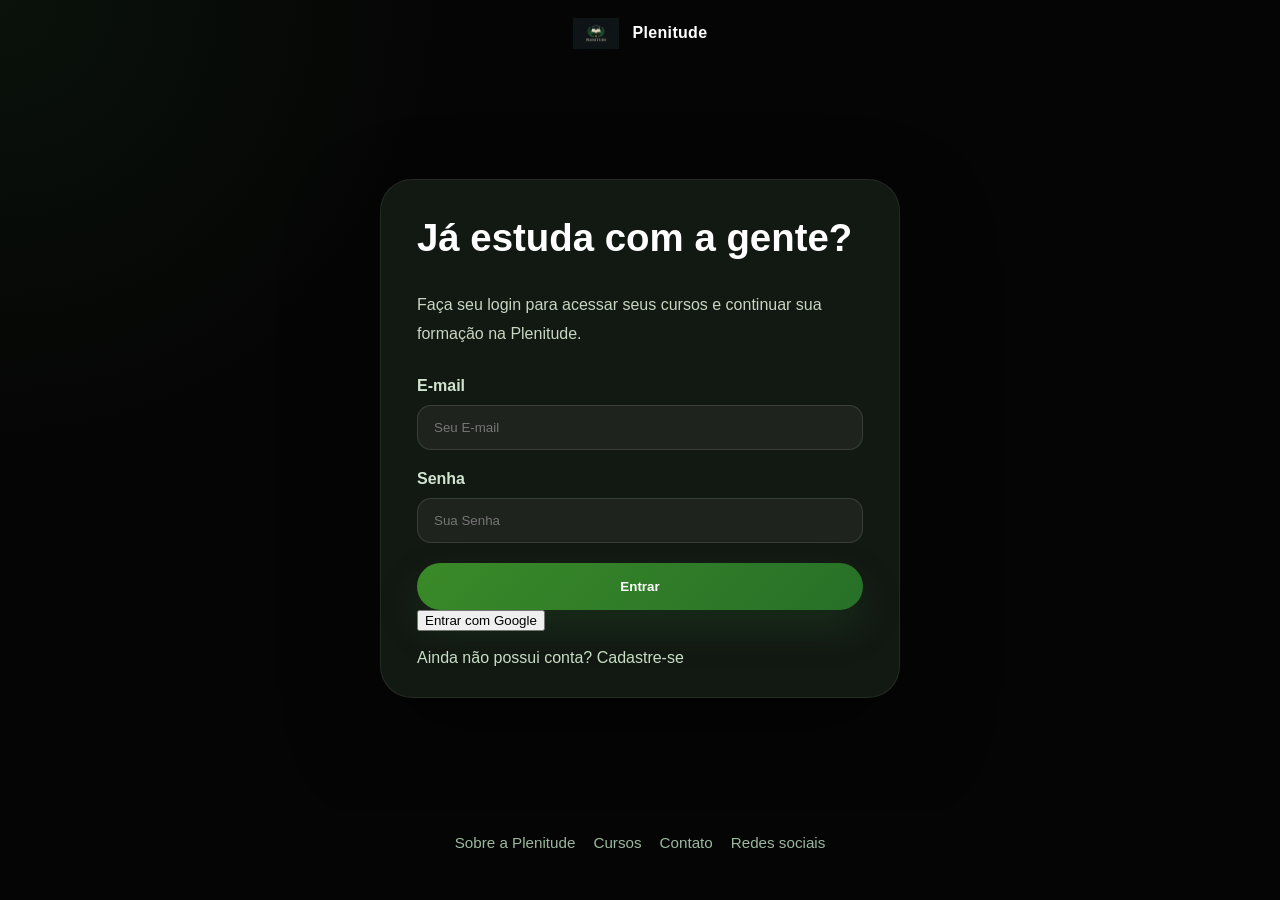
<file: index.html>
﻿<!DOCTYPE html>
<html lang="pt-BR">
<head>
    <meta charset="UTF-8">
    <meta name="viewport" content="width=device-width, initial-scale=1.0">
    <title>Plenitude - Dashboard</title>
    <link rel="stylesheet" href="styles.css">
</head>
<body class="dashboard-page">
    <header>
        <div class="container header-dashboard">
            <a class="logo" href="index.html">
                <img src="Plenitude-logo.png" alt="Plenitude Logo">
                <span>Plenitude</span>
            </a>
            <nav class="header-nav">
                <ul>
                    <li><a href="profile.html">Perfil</a></li>
                    <li><a href="#cursos">Cursos</a></li>
                    <li><a href="#contato">Contato</a></li>
                </ul>
            </nav>
        </div>
    </header>

    <div class="dashboard-content">
        <aside class="sidebar">
            <div class="user-panel">
                <div class="user-avatar">JS</div>
                <div>
                    <p class="user-label">Seja bem-vindo</p>
                    <strong>João Silva</strong>
                </div>
            </div>
            <nav class="sidebar-nav">
                <ul>
                    <li><a href="profile.html">Perfil</a></li>
                    <li><a href="#cursos">Meus Cursos</a></li>
                    <li><a href="#suporte">Suporte</a></li>
                    <li><a href="config.html">Configurações</a></li>
                </ul>
            </nav>
        </aside>

        <main class="main-dashboard">
            <section class="sobre" id="sobre">
                <div class="sobre-card">
                    <div>
                        <span class="sobre-tag">Nossa missão</span>
                        <p>A Plenitude une inovação, educação e acessibilidade para oferecer cursos de alta qualidade com ótima experiência de navegação.</p>
                        <p>Nosso objetivo é ajudar estudantes de todos os níveis a aprender de forma mais simples, prática e inclusiva, com conteúdo pensado para o dia a dia e para os desafios das provas.</p>
                    </div>
                </div>
            </section>

            <section class="cursos" id="cursos">
                <div class="section-title">
                    <h2>Cursos</h2>
                    <p>Programas desenvolvidos por professores experientes, com foco em ENEM, ensino fundamental, médio e acessibilidade.</p>
                </div>
                <div class="cursos-grid">
                    <article class="curso-card">
                        <a href="#">
                            <img src="https://images.unsplash.com/photo-1523240795612-9a054b0db644?auto=format&fit=crop&w=900&q=80" alt="Curso de Redação ENEM">
                            <div class="curso-card-content">
                                <span class="curso-badge">Redação</span>
                                <h3>Redação ENEM</h3>
                                <p>Aprenda técnicas de argumentação e escrita formal com correções personalizadas feitas por professores especializados.</p>
                            </div>
                        </a>
                    </article>
                    <article class="curso-card">
                        <a href="#">
                            <img src="https://images.unsplash.com/photo-1518770660439-4636190af475?auto=format&fit=crop&w=900&q=80" alt="Curso de Matemática ENEM">
                            <div class="curso-card-content">
                                <span class="curso-badge">ENEM</span>
                                <h3>Matemática ENEM</h3>
                                <p>Fortaleça suas habilidades com aulas práticas, resolução de questões e explicações claras de professores experientes.</p>
                            </div>
                        </a>
                    </article>
                    <article class="curso-card">
                        <a href="#">
                            <img src="https://images.unsplash.com/photo-1509062522246-3755977927d7?auto=format&fit=crop&w=900&q=80" alt="Curso Preparatório para Ensino Médio">
                            <div class="curso-card-content">
                                <span class="curso-badge">Ensino Médio</span>
                                <h3>Reforço para Médio</h3>
                                <p>Aulas focadas em matemática, ciências e redação, ideal para alunos do ensino médio que buscam recuperar ou avançar seus estudos.</p>
                            </div>
                        </a>
                    </article>
                    <article class="curso-card">
                        <a href="#">
                            <img src="https://images.unsplash.com/photo-1496307042754-b4aa456c4a2d?auto=format&fit=crop&w=900&q=80" alt="Curso Preparatório para Ensino Fundamental">
                            <div class="curso-card-content">
                                <span class="curso-badge">Fundamental</span>
                                <h3>Reforço para Fundamental</h3>
                                <p>Conteúdo estruturado por professores para apoiar estudantes com base sólida em português, matemática e ciências.</p>
                            </div>
                        </a>
                    </article>
                    <article class="curso-card no-image-card">
                        <div class="curso-card-content compact-card">
                            <span class="curso-badge">Acessibilidade</span>
                            <h3>Educação Inclusiva</h3>
                            <p>Metodologias acessíveis para todos os alunos, com material adaptado e suporte de professores focados em inclusão.</p>
                            <ul class="curso-features">
                                <li>Conteúdo acessível</li>
                                <li>Suporte com adaptações</li>
                                <li>Material para diferentes ritmos</li>
                            </ul>
                        </div>
                    </article>
            </section>

        </main>
    </div>

    <footer>
        <nav>
            <ul>
                <li><a href="#sobre">Sobre a Plenitude</a></li>
                <li><a href="#cursos">Cursos</a></li>
                <li><a href="#">Redes sociais</a></li>
            </ul>
        </nav>
        <p>&copy; 2026 Plenitude. Todos os direitos reservados.</p>
    </footer>

    <script src="script.js"></script>
</body>
</html>
</file>
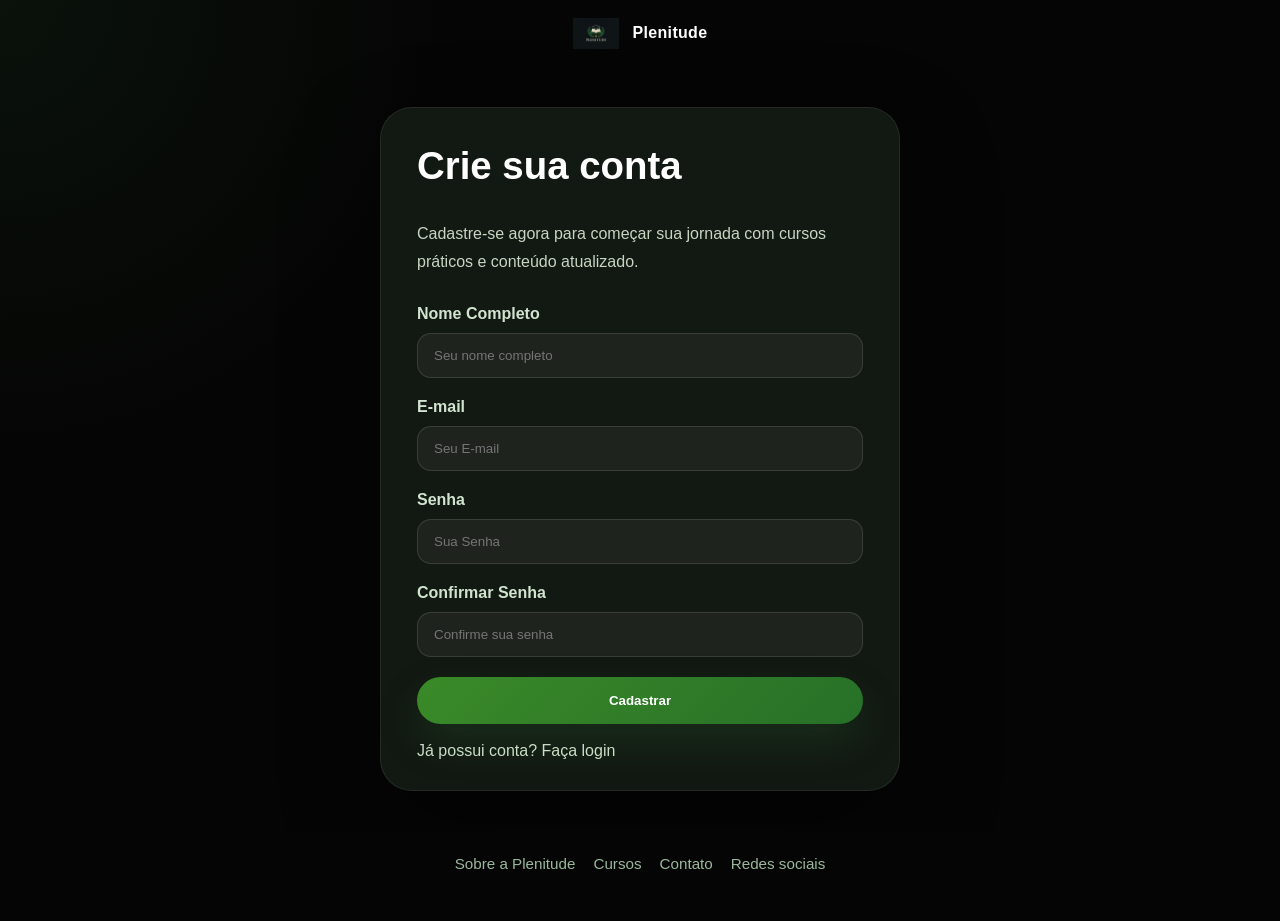
<file: cadastro.html>
<!DOCTYPE html>
<html lang="pt-BR">
<head>
    <meta charset="UTF-8">
    <meta name="viewport" content="width=device-width, initial-scale=1.0">
    <title>Plenitude - Cadastro</title>
    <link rel="stylesheet" href="styles.css">
</head>
<body class="auth-page">
    <header>
        <div class="container">
            <a class="logo" href="index.html">
                <img src="Plenitude-logo.png" alt="Plenitude Logo">
                <span>Plenitude</span>
            </a>
        </div>
    </header>

    <main class="auth-container">
        <div class="auth-card">
            <h2>Crie sua conta</h2>
            <p>Cadastre-se agora para começar sua jornada com cursos práticos e conteúdo atualizado.</p>
            <form id="signup-form" action="#">
                <label for="nome">Nome Completo</label>
                <input type="text" id="nome" name="nome" placeholder="Seu nome completo" required>

                <label for="email">E-mail</label>
                <input type="email" id="email" name="email" placeholder="Seu E-mail" required>

                <label for="senha">Senha</label>
                <input type="password" id="senha" name="senha" placeholder="Sua Senha" required>

                <label for="confirmar-senha">Confirmar Senha</label>
                <input type="password" id="confirmar-senha" name="confirmar-senha" placeholder="Confirme sua senha" required>

                <button type="submit" class="primary-btn">Cadastrar</button>
            </form>
            <a class="secondary-link" href="login.html">Já possui conta? Faça login</a>
        </div>
    </main>

    <footer class="auth-footer">
        <nav>
            <ul>
                <li><a href="#">Sobre a Plenitude</a></li>
                <li><a href="#">Cursos</a></li>
                <li><a href="#">Contato</a></li>
                <li><a href="#">Redes sociais</a></li>
            </ul>
        </nav>
    </footer>

    <script src="script.js"></script>
</body>
</html>
</file>
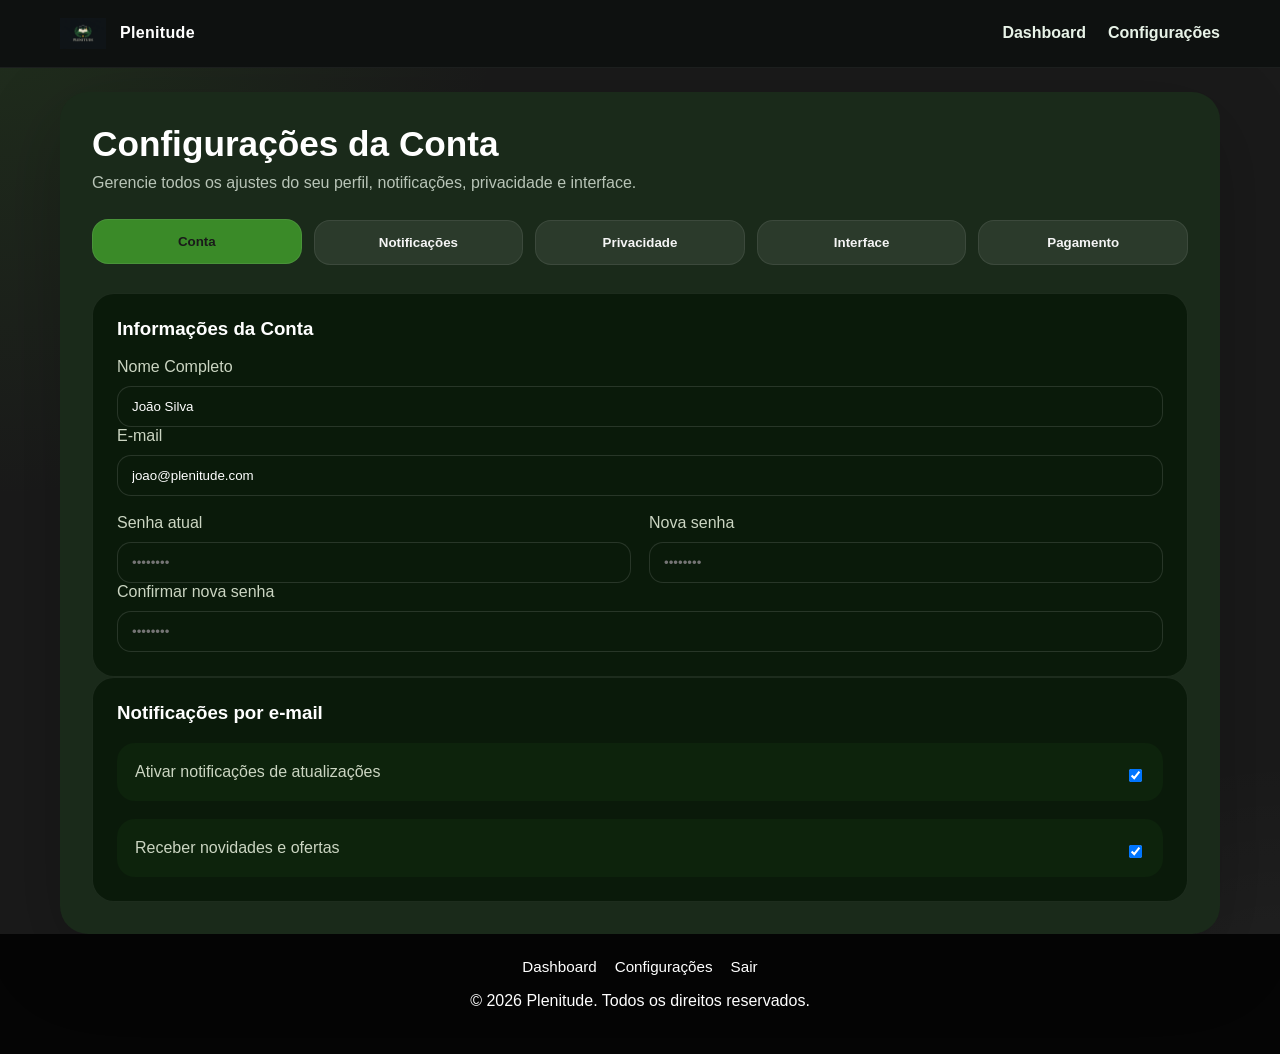
<file: config.html>
<!DOCTYPE html>
<html lang="pt-BR">
<head>
    <meta charset="UTF-8">
    <meta name="viewport" content="width=device-width, initial-scale=1.0">
    <title>Plenitude - Configurações</title>
    <link rel="stylesheet" href="styles.css">
</head>
<body class="dashboard-page">
    <header>
        <div class="container header-dashboard">
            <a class="logo" href="index.html">
                <img src="Plenitude-logo.png" alt="Plenitude Logo">
                <span>Plenitude</span>
            </a>
            <nav class="header-nav">
                <ul>
                    <li><a href="index.html">Dashboard</a></li>
                    <li><a href="config.html" class="active-link">Configurações</a></li>
                </ul>
            </nav>
        </div>
    </header>

    <main class="main-dashboard">
        <section class="configuracoes">
            <div class="container settings-panel">
                <div class="settings-header">
                    <h2>Configurações da Conta</h2>
                    <p>Gerencie todos os ajustes do seu perfil, notificações, privacidade e interface.</p>
                </div>

                <div class="settings-tabs" role="tablist">
                    <button class="settings-tab active" data-tab="account" type="button">Conta</button>
                    <button class="settings-tab" data-tab="notifications" type="button">Notificações</button>
                    <button class="settings-tab" data-tab="privacy" type="button">Privacidade</button>
                    <button class="settings-tab" data-tab="display" type="button">Interface</button>
                    <button class="settings-tab" data-tab="payment" type="button">Pagamento</button>
                </div>

                <div class="settings-content">
                    <div class="settings-tab-pane active" id="tab-account">
                        <div class="settings-card">
                            <h3>Informações da Conta</h3>
                            <label>Nome Completo</label>
                            <input type="text" value="João Silva">
                            <label>E-mail</label>
                            <input type="email" value="joao@plenitude.com">
                            <div class="settings-row">
                                <div>
                                    <label>Senha atual</label>
                                    <input type="password" placeholder="••••••••">
                                </div>
                                <div>
                                    <label>Nova senha</label>
                                    <input type="password" placeholder="••••••••">
                                </div>
                            </div>
                            <label>Confirmar nova senha</label>
                            <input type="password" placeholder="••••••••">
                        </div>
                        <div class="settings-card">
                            <h3>Notificações por e-mail</h3>
                            <div class="settings-toggle">
                                <span>Ativar notificações de atualizações</span>
                                <input type="checkbox" checked>
                            </div>
                            <div class="settings-toggle">
                                <span>Receber novidades e ofertas</span>
                                <input type="checkbox" checked>
                            </div>
                        </div>
                    </div>

                    <div class="settings-tab-pane" id="tab-notifications">
                        <div class="settings-card">
                            <h3>Preferências de Notificação</h3>
                            <div class="settings-toggle">
                                <span>Notificações por e-mail</span>
                                <input type="checkbox" checked>
                            </div>
                            <div class="settings-toggle">
                                <span>Notificações no app</span>
                                <input type="checkbox">
                            </div>
                            <div class="settings-toggle">
                                <span>Notificações de progresso</span>
                                <input type="checkbox" checked>
                            </div>
                        </div>
                    </div>

                    <div class="settings-tab-pane" id="tab-privacy">
                        <div class="settings-card">
                            <h3>Privacidade e Segurança</h3>
                            <div class="settings-toggle">
                                <span>Autenticação de Dois Fatores (2FA)</span>
                                <input type="checkbox">
                            </div>
                            <div class="settings-toggle">
                                <span>Gerenciar sessões ativas</span>
                                <button class="secondary-btn" type="button">Ver sessões</button>
                            </div>
                            <div class="settings-toggle">
                                <span>Excluir conta permanentemente</span>
                                <button class="danger-btn" type="button">Excluir conta</button>
                            </div>
                        </div>
                    </div>

                    <div class="settings-tab-pane" id="tab-display">
                        <div class="settings-card">
                            <h3>Preferências de Interface</h3>
                            <div class="settings-toggle">
                                <span>Modo Escuro / Modo Claro</span>
                                <select>
                                    <option>Modo Escuro</option>
                                    <option>Modo Claro</option>
                                </select>
                            </div>
                            <div class="settings-toggle">
                                <span>Tamanho da fonte</span>
                                <select>
                                    <option>Normal</option>
                                    <option>Grande</option>
                                    <option>Maior</option>
                                </select>
                            </div>
                            <div class="settings-toggle">
                                <span>Idioma da plataforma</span>
                                <select>
                                    <option>Português</option>
                                    <option>Inglês</option>
                                    <option>Espanhol</option>
                                </select>
                            </div>
                            <div class="settings-toggle">
                                <span>Fuso horário</span>
                                <select>
                                    <option>GMT-3 (São Paulo)</option>
                                    <option>GMT-0 (Lisboa)</option>
                                    <option>GMT-5 (Nova York)</option>
                                </select>
                            </div>
                        </div>
                    </div>

                    <div class="settings-tab-pane" id="tab-payment">
                        <div class="settings-card">
                            <h3>Pagamento</h3>
                            <label>Método de pagamento</label>
                            <input type="text" value="Cartão de crédito **** 1234">
                            <label>Plano atual</label>
                            <input type="text" value="Plano Premium">
                            <button class="primary-btn" type="button">Atualizar método</button>
                        </div>
                        <div class="settings-card">
                            <h3>Histórico</h3>
                            <p>Veja suas últimas faturas e transações na plataforma.</p>
                            <button class="secondary-btn" type="button">Ver histórico</button>
                        </div>
                    </div>
                </div>
            </div>
        </section>
    </main>

    <footer>
        <nav>
            <ul>
                <li><a href="index.html">Dashboard</a></li>
                <li><a href="config.html">Configurações</a></li>
                <li><a href="login.html">Sair</a></li>
            </ul>
        </nav>
        <p>&copy; 2026 Plenitude. Todos os direitos reservados.</p>
    </footer>

    <script src="script.js"></script>
</body>
</html>
</file>
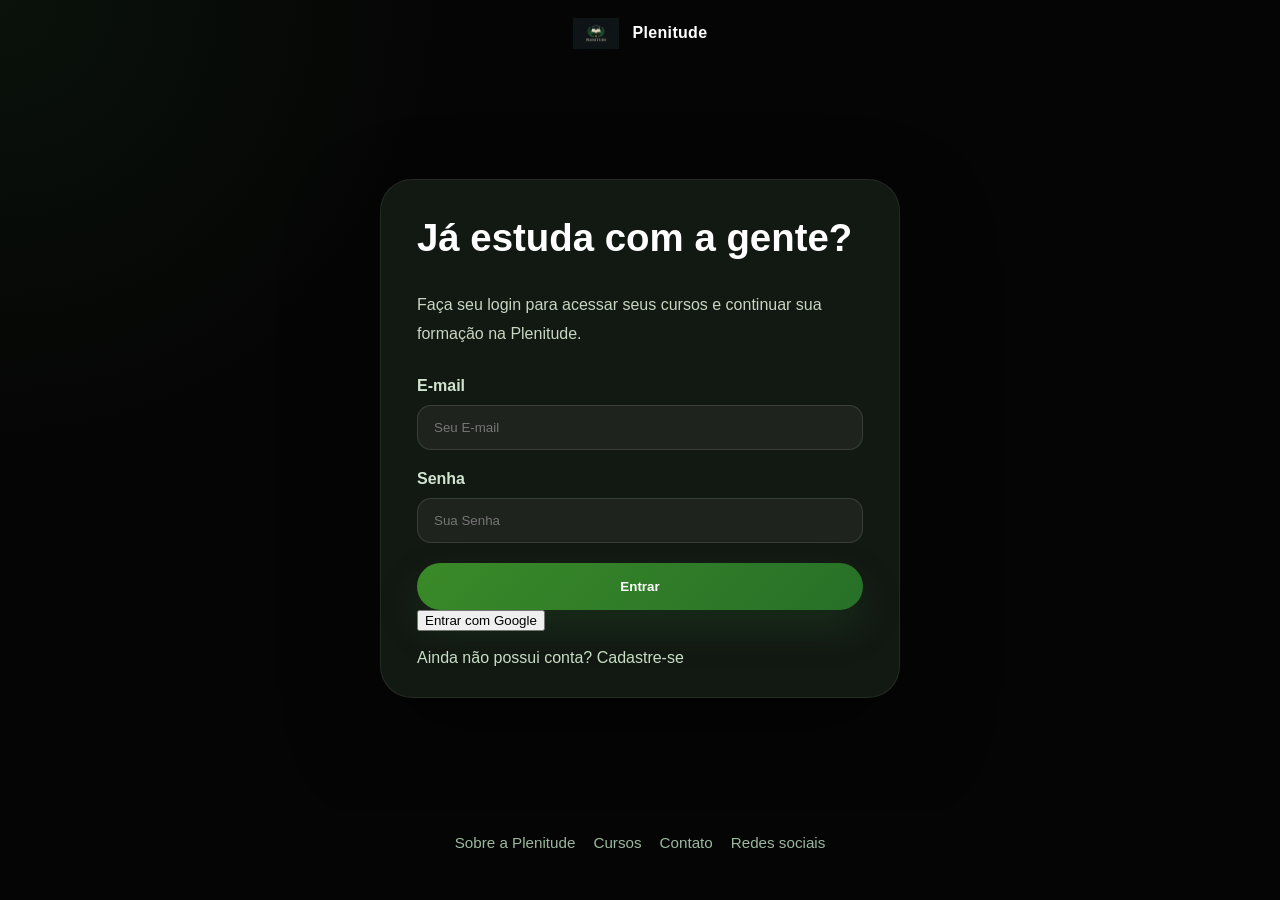
<file: login.html>
<!DOCTYPE html>
<html lang="pt-BR">
<head>
    <meta charset="UTF-8">
    <meta name="viewport" content="width=device-width, initial-scale=1.0">
    <title>Plenitude - Login</title>
    <link rel="stylesheet" href="styles.css">
</head>
<body class="auth-page">
    <header>
        <div class="container">
            <a class="logo" href="index.html">
                <img src="Plenitude-logo.png" alt="Plenitude Logo">
                <span>Plenitude</span>
            </a>
        </div>
    </header>

    <main class="auth-container">
        <div class="auth-card">
            <h2>Já estuda com a gente?</h2>
            <p>Faça seu login para acessar seus cursos e continuar sua formação na Plenitude.</p>
            <form id="login-form" action="#">
                <label for="email">E-mail</label>
                <input type="email" id="email" name="email" placeholder="Seu E-mail" required>

                <label for="senha">Senha</label>
                <input type="password" id="senha" name="senha" placeholder="Sua Senha" required>

                <button type="submit" class="primary-btn">Entrar</button>
                <button type="button" class="google-btn">Entrar com Google</button>
            </form>
            <a class="secondary-link" href="cadastro.html">Ainda não possui conta? Cadastre-se</a>
        </div>
    </main>

    <footer class="auth-footer">
        <nav>
            <ul>
                <li><a href="#">Sobre a Plenitude</a></li>
                <li><a href="#">Cursos</a></li>
                <li><a href="#">Contato</a></li>
                <li><a href="#">Redes sociais</a></li>
            </ul>
        </nav>
    </footer>

    <script src="script.js"></script>
</body>
</html>
</file>
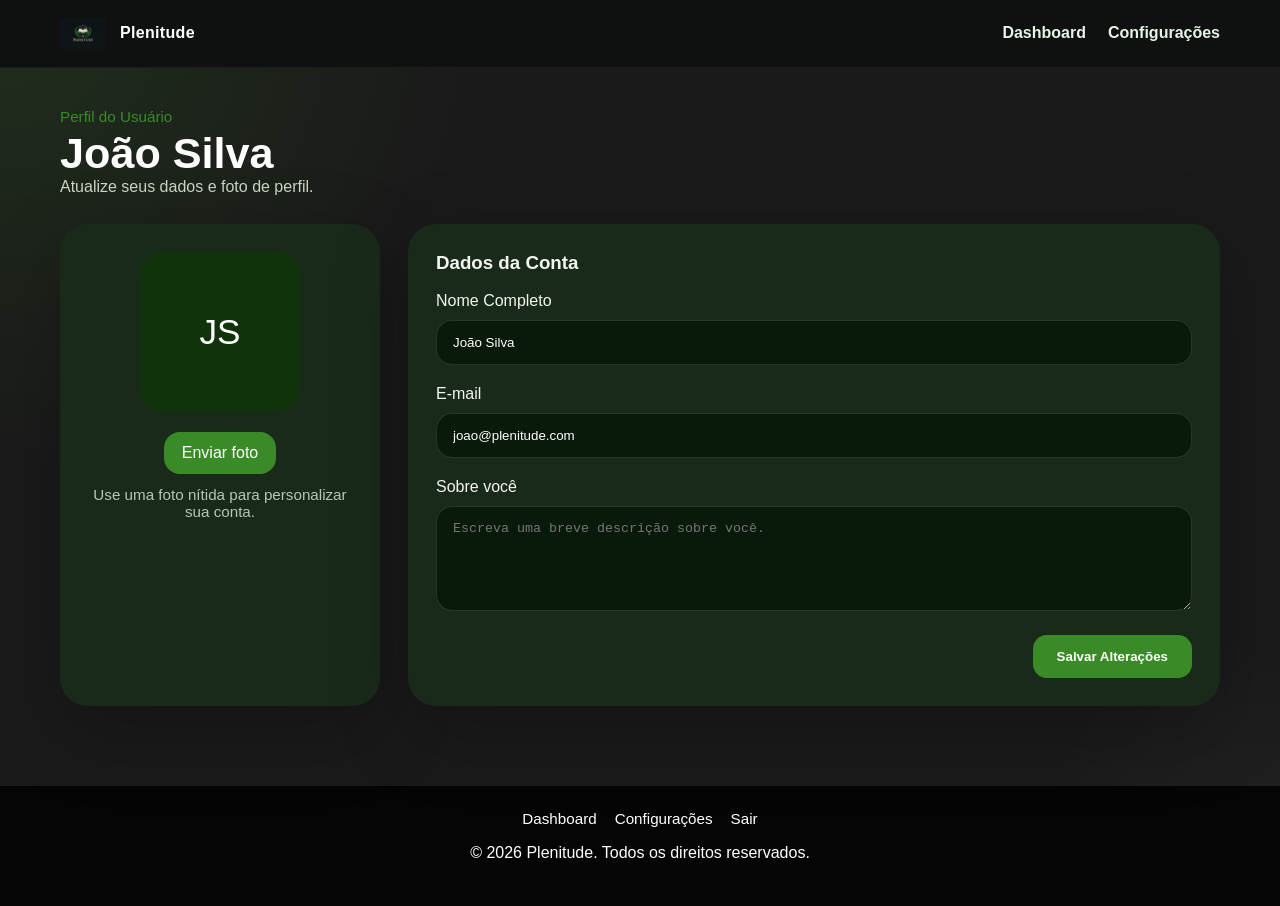
<file: profile.html>
<!DOCTYPE html>
<html lang="pt-BR">
<head>
    <meta charset="UTF-8">
    <meta name="viewport" content="width=device-width, initial-scale=1.0">
    <title>Plenitude - Perfil</title>
    <link rel="stylesheet" href="styles.css">
</head>
<body class="dashboard-page">
    <header>
        <div class="container header-dashboard">
            <a class="logo" href="index.html">
                <img src="Plenitude-logo.png" alt="Plenitude Logo">
                <span>Plenitude</span>
            </a>
            <nav class="header-nav">
                <ul>
                    <li><a href="index.html">Dashboard</a></li>
                    <li><a href="config.html">Configurações</a></li>
                </ul>
            </nav>
        </div>
    </header>

    <main class="main-dashboard profile-page">
        <section class="profile-panel">
            <div class="container">
                <div class="profile-header">
                    <div>
                        <p class="user-label">Perfil do Usuário</p>
                        <h2>João Silva</h2>
                        <p class="profile-subtitle">Atualize seus dados e foto de perfil.</p>
                    </div>
                </div>

                <div class="profile-content">
                    <div class="profile-card profile-photo-card">
                        <div class="avatar-preview" id="profile-avatar-preview">JS</div>
                        <label class="upload-label" for="profile-avatar-input">Enviar foto</label>
                        <input type="file" id="profile-avatar-input" accept="image/*">
                        <p class="photo-note">Use uma foto nítida para personalizar sua conta.</p>
                    </div>

                    <div class="profile-card profile-form-card">
                        <h3>Dados da Conta</h3>
                        <label>Nome Completo</label>
                        <input type="text" value="João Silva">
                        <label>E-mail</label>
                        <input type="email" value="joao@plenitude.com">
                        <label>Sobre você</label>
                        <textarea rows="5" placeholder="Escreva uma breve descrição sobre você."></textarea>
                        <div class="profile-actions">
                            <button class="primary-btn" type="button">Salvar Alterações</button>
                        </div>
                    </div>
                </div>
            </div>
        </section>
    </main>

    <footer>
        <nav>
            <ul>
                <li><a href="index.html">Dashboard</a></li>
                <li><a href="config.html">Configurações</a></li>
                <li><a href="login.html">Sair</a></li>
            </ul>
        </nav>
        <p>&copy; 2026 Plenitude. Todos os direitos reservados.</p>
    </footer>

    <script src="script.js"></script>
</body>
</html>
</file>
<file: styles.css>
﻿* {
    box-sizing: border-box;
}

:root {
    --green-1: #3a8a28;
    --green-2: #277028;
    --green-3: #1f5619;
    --green-4: #11330b;
    --green-5: #061603;
    --bg-surface: #0a1a0a;
    --surface-card: #1a2a1a;
    --text-strong: #ffffff;
    --text-muted: #b8c4b7;
    --shadow: rgba(0, 0, 0, 0.45);
    --bg-light: #e8f5e9;
    --bg-medium: #a5d6a7;
    --bg-dark: #1A1A1A;
}

body {
    font-family: 'Inter', Arial, sans-serif;
    margin: 0;
    padding: 0;
    background-color: var(--bg-dark);
    color: var(--text-strong);
}

a {
    color: inherit;
}

img {
    max-width: 100%;
    display: block;
}

.container {
    width: min(1160px, 92%);
    margin: 0 auto;
}

header {
    background-color: #2d3238;
    color: white;
    position: sticky;
    top: 0;
    z-index: 20;
}

.auth-page header {
    background-color: #2d3238;
}

.header-dashboard .container {
    display: flex;
    align-items: center;
    justify-content: space-between;
    flex-wrap: wrap;
    padding: 18px 0;
}

header .container {
    display: flex;
    align-items: center;
    justify-content: space-between;
    padding: 18px 0;
}

.dashboard-page header {
    background-color: #2d3238;
    position: sticky;
    top: 0;
    z-index: 15;
    border-bottom: 1px solid rgba(0, 0, 0, 0.12);
}

header .logo {
    display: inline-flex;
    align-items: center;
    gap: 14px;
    color: white;
    text-decoration: none;
    font-weight: 700;
    letter-spacing: 0.02em;
}

header .logo img {
    width: 46px;
    height: auto;
}

.header-nav ul,
header nav ul {
    list-style: none;
    margin: 0;
    padding: 0;
    display: flex;
    flex-wrap: wrap;
    gap: 22px;
    justify-content: center;
}

.header-nav a,
header nav ul li a {
    color: white;
    text-decoration: none;
    font-weight: 600;
    transition: color 0.25s ease, transform 0.2s ease;
}

.header-nav a.active-link,
header nav ul li a.active-link {
    color: var(--green-1);
}

.header-nav a:hover,
header nav ul li a:hover {
    color: var(--green-1);
    transform: translateY(-1px);
}

.dashboard-page {
    min-height: 100vh;
    background-color: #1A1A1A;
    background-image: radial-gradient(circle at top left, rgba(58, 138, 40, 0.18), transparent 30%), radial-gradient(circle at bottom right, rgba(255, 255, 255, 0.04), transparent 18%);
    color: #f2f5f0;
}

.dashboard-content {
    display: grid;
    grid-template-columns: 280px 1fr;
    gap: 28px;
    padding: 32px 0 60px;
}

.dashboard-page header {
    background-color: #0e1110;
    border-bottom: 1px solid rgba(255, 255, 255, 0.06);
}

.dashboard-page .header-nav a {
    color: #e8f3e8;
}

.dashboard-page .header-nav a:hover {
    color: #7ed26b;
}

.sidebar {
    background: rgba(15, 18, 15, 0.96);
    border: 1px solid rgba(255, 255, 255, 0.08);
}

.sidebar-nav a {
    background: rgba(255, 255, 255, 0.03);
}

.sidebar-nav a:hover {
    background: rgba(58, 138, 40, 0.16);
    color: #ddffde;
}

.sidebar-nav a.active {
    background: rgba(58, 138, 40, 0.22);
    color: #ffffff;
}

.main-dashboard {
    display: flex;
    flex-direction: column;
    gap: 32px;
}

.section-title h2 {
    margin: 0;
    font-size: clamp(2.4rem, 3.3vw, 3.4rem);
    color: #ffffff;
}

.section-title p {
    margin: 0;
    color: #c5d1c1;
}

.sidebar {
    background-color: var(--surface-card);
    border-radius: 28px;
    padding: 28px 22px;
    box-shadow: 0 24px 80px var(--shadow);
}

.user-panel {
    display: flex;
    align-items: center;
    gap: 16px;
    margin-bottom: 36px;
}

.user-avatar {
    width: 56px;
    height: 56px;
    border-radius: 18px;
    background-color: var(--green-3);
    display: grid;
    place-items: center;
    color: white;
    font-weight: 700;
    font-size: 1rem;
}

.user-label {
    margin: 0 0 4px;
    color: var(--green-1);
    font-size: 0.95rem;
}

.user-panel strong {
    display: block;
    font-size: 1.05rem;
}

.sidebar-nav ul {
    list-style: none;
    margin: 0;
    padding: 0;
    display: grid;
    gap: 14px;
}

.sidebar-nav a {
    color: white;
    text-decoration: none;
    display: block;
    padding: 14px 16px;
    border-radius: 16px;
    transition: background-color 0.2s ease, color 0.2s ease;
}

.sidebar-nav a:hover {
    background-color: rgba(58, 138, 40, 0.15);
    color: var(--green-1);
}

.main-dashboard {
    display: flex;
    flex-direction: column;
    gap: 32px;
}

.hero {
    background-color: #162016;
    border-radius: 28px;
    padding: 36px 40px;
    box-shadow: 0 30px 90px rgba(0, 0, 0, 0.35);
    border: 1px solid rgba(255, 255, 255, 0.06);
}

.hero-content .hero-badge {
    display: inline-block;
    margin-bottom: 16px;
    color: #9edd9f;
    font-size: 0.95rem;
    letter-spacing: 0.12em;
    text-transform: uppercase;
}

.hero h1 {
    margin: 0 0 18px;
    font-size: clamp(2.6rem, 4vw, 3.8rem);
    line-height: 1.02;
    color: var(--green-3);
}

.hero p {
    margin: 0;
    max-width: 760px;
    color: #2f5030;
    font-size: 1.05rem;
    line-height: 1.75;
}

.section-title {
    display: flex;
    flex-direction: column;
    gap: 8px;
}

.section-title h2 {
    margin: 0;
    font-size: 2.7rem;
    color: #ffffff;
}

.section-title p {
    margin: 0;
    color: #cbd5c2;
}

.cursos,
.sobre,
.contato,
.configuracoes {
    padding: 0;
}

.cursos-grid {
    display: grid;
    grid-template-columns: repeat(auto-fit, minmax(300px, 1fr));
    gap: 26px;
    margin-top: 22px;
}

.curso-card {
    background-color: #ffffff;
    border-radius: 32px;
    overflow: hidden;
    border: 1px solid rgba(255, 255, 255, 0.12);
    box-shadow: 0 26px 60px rgba(0, 0, 0, 0.16);
    transition: transform 0.28s ease, box-shadow 0.28s ease, border-color 0.28s ease;
}

.curso-card:hover {
    transform: translateY(-8px) scale(1.03);
    box-shadow: 0 36px 100px rgba(0, 0, 0, 0.22);
    border-color: rgba(58, 138, 40, 0.28);
    background-color: var(--bg-light);
}

.curso-card a {
    color: inherit;
    text-decoration: none;
}

.curso-card img {
    width: 100%;
    height: 240px;
    object-fit: cover;
    transition: transform 0.3s ease;
}

.curso-card:hover img {
    transform: scale(1.05);
}

.curso-card-content {
    padding: 26px;
}

.no-image-card {
    display: flex;
    align-items: center;
    justify-content: center;
    min-height: 320px;
    background: linear-gradient(180deg, var(--bg-light) 0%, #ffffff 100%);
}

.no-image-card .curso-card-content {
    padding: 28px;
}

.compact-card {
    max-width: 520px;
    margin: 0 auto;
}

.curso-features {
    list-style: none;
    margin: 16px 0 0;
    padding: 0;
    display: grid;
    gap: 10px;
}

.curso-features li {
    color: #4d5f50;
    font-size: 0.96rem;
    padding-left: 18px;
    position: relative;
}

.curso-features li::before {
    content: '•';
    position: absolute;
    left: 0;
    color: var(--green-1);
}

.profile-page {
    padding: 40px 0 80px;
}

.profile-panel {
    padding: 0;
}

.profile-header {
    display: flex;
    flex-direction: column;
    gap: 10px;
    margin-bottom: 28px;
}

.profile-header h2 {
    margin: 0;
    font-size: 2.7rem;
    color: #ffffff;
}

.profile-subtitle {
    color: #cbd5c2;
    margin: 0;
}

.profile-content {
    display: grid;
    grid-template-columns: 320px 1fr;
    gap: 28px;
}

.profile-card {
    background: var(--surface-card);
    border-radius: 28px;
    padding: 28px;
    box-shadow: 0 24px 80px rgba(0, 0, 0, 0.22);
}

.profile-photo-card {
    text-align: center;
}

.avatar-preview {
    width: 160px;
    height: 160px;
    border-radius: 22px;
    background: var(--green-4);
    display: grid;
    place-items: center;
    color: #ffffff;
    font-size: 2.2rem;
    margin: 0 auto 20px;
    overflow: hidden;
}

.avatar-preview img {
    width: 100%;
    height: 100%;
    object-fit: cover;
}

.upload-label {
    display: inline-block;
    margin-bottom: 12px;
    background: var(--green-1);
    color: white;
    padding: 12px 18px;
    border-radius: 16px;
    cursor: pointer;
}

#profile-avatar-input {
    display: none;
}

.photo-note {
    color: #b8c4b7;
    margin: 0;
    font-size: 0.95rem;
}

.profile-form-card h3 {
    margin-top: 0;
}

.profile-card input,
.profile-card textarea {
    width: 100%;
    margin-top: 10px;
    margin-bottom: 20px;
    background: var(--bg-surface);
    border: 1px solid rgba(255, 255, 255, 0.12);
    border-radius: 16px;
    color: #ffffff;
    padding: 14px 16px;
}

.profile-card textarea {
    resize: vertical;
}

.profile-actions {
    display: flex;
    justify-content: flex-end;
}

.profile-actions .primary-btn {
    padding: 14px 24px;
}

@media (max-width: 980px) {
    .profile-content {
        grid-template-columns: 1fr;
    }
}

.curso-badge {
    display: inline-block;
    margin-bottom: 14px;
    padding: 7px 14px;
    border-radius: 999px;
    background: var(--bg-light);
    color: var(--green-3);
    font-size: 0.82rem;
    font-weight: 700;
    letter-spacing: 0.02em;
    text-transform: uppercase;
}

.curso-card h3 {
    margin: 0 0 12px;
    font-size: 1.7rem;
    color: #102a17;
}

.curso-card p {
    margin: 0;
    color: #4d5f50;
    line-height: 1.8;
    font-size: 1rem;
}

.settings-panel {
    background-color: var(--surface-card);
    border-radius: 28px;
    padding: 32px;
    box-shadow: 0 24px 80px rgba(0, 0, 0, 0.22);
    margin-top: 24px;
}

.settings-header h2 {
    margin: 0 0 10px;
    color: #ffffff;
    font-size: 2.2rem;
}

.settings-header p {
    margin: 0;
    color: #b8c4b7;
    max-width: 760px;
}

.settings-tabs {
    display: grid;
    grid-template-columns: repeat(auto-fit, minmax(140px, 1fr));
    gap: 12px;
    margin: 28px 0;
}

.settings-tab {
    background: rgba(255, 255, 255, 0.08);
    color: #f5f5f5;
    border: 1px solid rgba(255, 255, 255, 0.08);
    border-radius: 16px;
    padding: 14px 18px;
    cursor: pointer;
    font-weight: 700;
    transition: background-color 0.2s ease, color 0.2s ease, transform 0.2s ease;
}

.settings-tab:hover,
.settings-tab.active {
    background-color: var(--green-1);
    color: var(--bg-dark);
    transform: translateY(-1px);
}

.settings-content {
    display: grid;
    gap: 24px;
}

.settings-tab-pane {
    display: none;
}

.settings-tab-pane.active {
    display: block;
}

.settings-card {
    background: var(--bg-surface);
    border: 1px solid rgba(255, 255, 255, 0.08);
    border-radius: 22px;
    padding: 24px;
}

.settings-card h3 {
    margin-top: 0;
    color: #ffffff;
}

.settings-card label,
.settings-card p,
.settings-toggle span {
    color: #cbd5c2;
    display: block;
}

.settings-card input,
.settings-card select {
    width: 100%;
    margin-top: 10px;
    background: var(--bg-surface);
    border: 1px solid rgba(255, 255, 255, 0.12);
    color: #ffffff;
    border-radius: 14px;
    padding: 12px 14px;
}

.settings-row {
    display: grid;
    grid-template-columns: repeat(2, minmax(0, 1fr));
    gap: 18px;
    margin-top: 18px;
}

.settings-toggle {
    display: flex;
    align-items: center;
    justify-content: space-between;
    gap: 16px;
    margin-top: 18px;
    padding: 16px 18px;
    border-radius: 18px;
    background: rgba(58, 138, 40, 0.08);
}

.settings-toggle input[type="checkbox"] {
    width: auto;
    height: auto;
}

.settings-actions {
    display: flex;
    gap: 14px;
    flex-wrap: wrap;
    margin-top: 20px;
}

.primary-btn,
.secondary-btn,
.danger-btn {
    border: none;
    border-radius: 14px;
    padding: 12px 18px;
    cursor: pointer;
    font-weight: 700;
}

.secondary-btn {
    background: transparent;
    color: #ffffff;
    border: 1px solid rgba(58, 138, 40, 0.5);
}

.danger-btn {
    background: #c62828;
    color: #ffffff;
}

.primary-btn {
    background: var(--green-1);
    color: #ffffff;
}

.curso-card,
.settings-card {
    transition: transform 0.25s ease, box-shadow 0.25s ease, background-color 0.25s ease;
}

.curso-card:hover {
    transform: translateY(-6px) scale(1.04);
    box-shadow: 0 32px 110px rgba(0, 0, 0, 0.24);
    background-color: #dcedc8;
}

.curso-card a {
    color: inherit;
    text-decoration: none;
}

.curso-card img {
    width: 100%;
    height: 220px;
    object-fit: cover;
}

.curso-card-content {
    padding: 24px;
}

.curso-card h3 {
    margin: 0 0 10px;
    font-size: 1.5rem;
    color: #114016;
}

.curso-card p {
    margin: 0;
    color: #4f6251;
    line-height: 1.75;
    font-size: 0.98rem;
}

.sobre {
    margin-bottom: 40px;
}

.sobre-card {
    background: linear-gradient(135deg, rgba(35, 42, 48, 0.98), rgba(18, 22, 26, 0.96));
    border: 1px solid rgba(255, 255, 255, 0.08);
    border-radius: 34px;
    box-shadow: 0 30px 100px rgba(0, 0, 0, 0.25);
    padding: 42px 36px;
    display: grid;
    gap: 18px;
}

.sobre-tag {
    display: inline-flex;
    padding: 10px 16px;
    border-radius: 999px;
    background: rgba(58, 138, 40, 0.16);
    color: var(--green-1);
    font-weight: 700;
    font-size: 0.86rem;
    letter-spacing: 0.12em;
    text-transform: uppercase;
}

.sobre h2 {
    margin: 0;
    font-size: clamp(3rem, 4vw, 4.2rem);
    line-height: 1.02;
    color: #ffffff;
}

.sobre p {
    max-width: 820px;
    font-size: 1.1rem;
    color: #cbd5c2;
    line-height: 1.9;
}

footer {
    background-color: #050505;
    color: white;
    text-align: center;
    padding: 24px 0 28px;
}

footer nav ul {
    list-style: none;
    margin: 0;
    padding: 0;
    display: flex;
    flex-wrap: wrap;
    justify-content: center;
    gap: 18px;
    margin-bottom: 16px;
}

footer nav ul li a {
    color: white;
    text-decoration: none;
    font-size: 0.95rem;
    transition: color 0.2s ease;
}

footer nav ul li a:hover {
    color: var(--green-1);
}

/* Authentication pages */
.auth-page {
    min-height: 100vh;
    display: flex;
    flex-direction: column;
    background: radial-gradient(circle at top left, rgba(46, 112, 54, 0.12), transparent 28%), #050505;
    color: #f3f8f1;
}

.auth-page header {
    background: transparent;
}

.auth-page header .container {
    justify-content: center;
}

.auth-container {
    flex: 1;
    display: grid;
    place-items: center;
    padding: 40px 0;
}

.auth-card {
    width: min(520px, 92%);
    background: rgba(20, 26, 20, 0.94);
    border: 1px solid rgba(255, 255, 255, 0.08);
    border-radius: 32px;
    padding: 36px 36px 30px;
    box-shadow: 0 38px 95px rgba(0, 0, 0, 0.38);
}

.auth-card h2 {
    margin-top: 0;
    font-size: 2.4rem;
    color: #ffffff;
}

.auth-card p {
    margin: 16px 0 28px;
    color: #c8d5c2;
    line-height: 1.8;
}

.auth-card label {
    display: block;
    margin-bottom: 10px;
    color: #d1e4cf;
    font-weight: 600;
}

.auth-card input {
    width: 100%;
    margin-bottom: 20px;
    padding: 14px 16px;
    border-radius: 14px;
    border: 1px solid rgba(255, 255, 255, 0.12);
    background: rgba(255, 255, 255, 0.05);
    color: #f7fdf7;
}

.auth-card input:focus {
    outline: 2px solid rgba(126, 210, 107, 0.45);
    border-color: rgba(126, 210, 107, 0.55);
}

.auth-card .primary-btn {
    width: 100%;
    padding: 16px 18px;
    border-radius: 999px;
    background: linear-gradient(135deg, var(--green-1), var(--green-2));
    color: #fff;
    box-shadow: 0 18px 40px rgba(46, 112, 54, 0.24);
}

.secondary-link {
    display: inline-block;
    margin-top: 18px;
    color: #c8ddc5;
    text-decoration: none;
    transition: color 0.2s ease;
}

.secondary-link:hover {
    color: #ffffff;
}

.auth-footer {
    padding: 24px 0 32px;
}

.auth-footer nav ul {
    justify-content: center;
}

.auth-footer nav ul li a {
    color: #9bb89e;
}

.auth-footer nav ul li a:hover {
    color: #fff;
}
</file>
